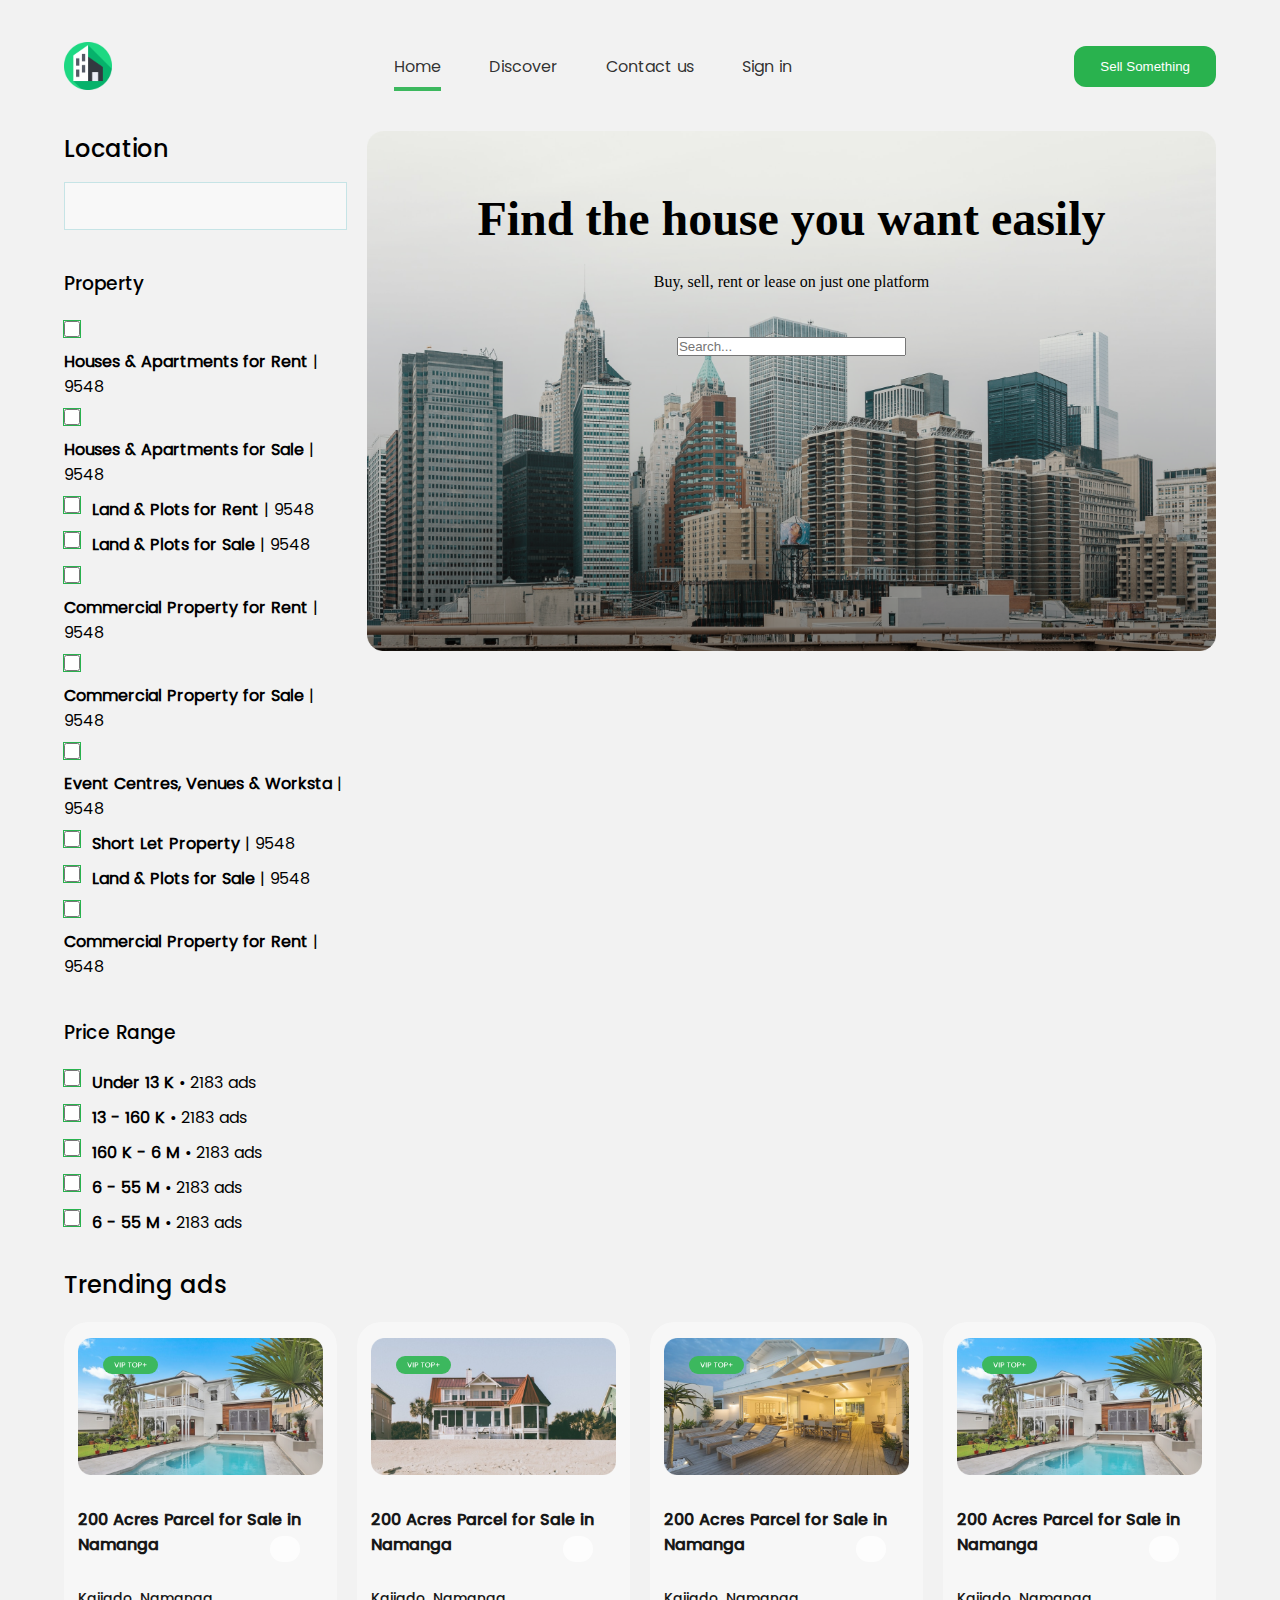
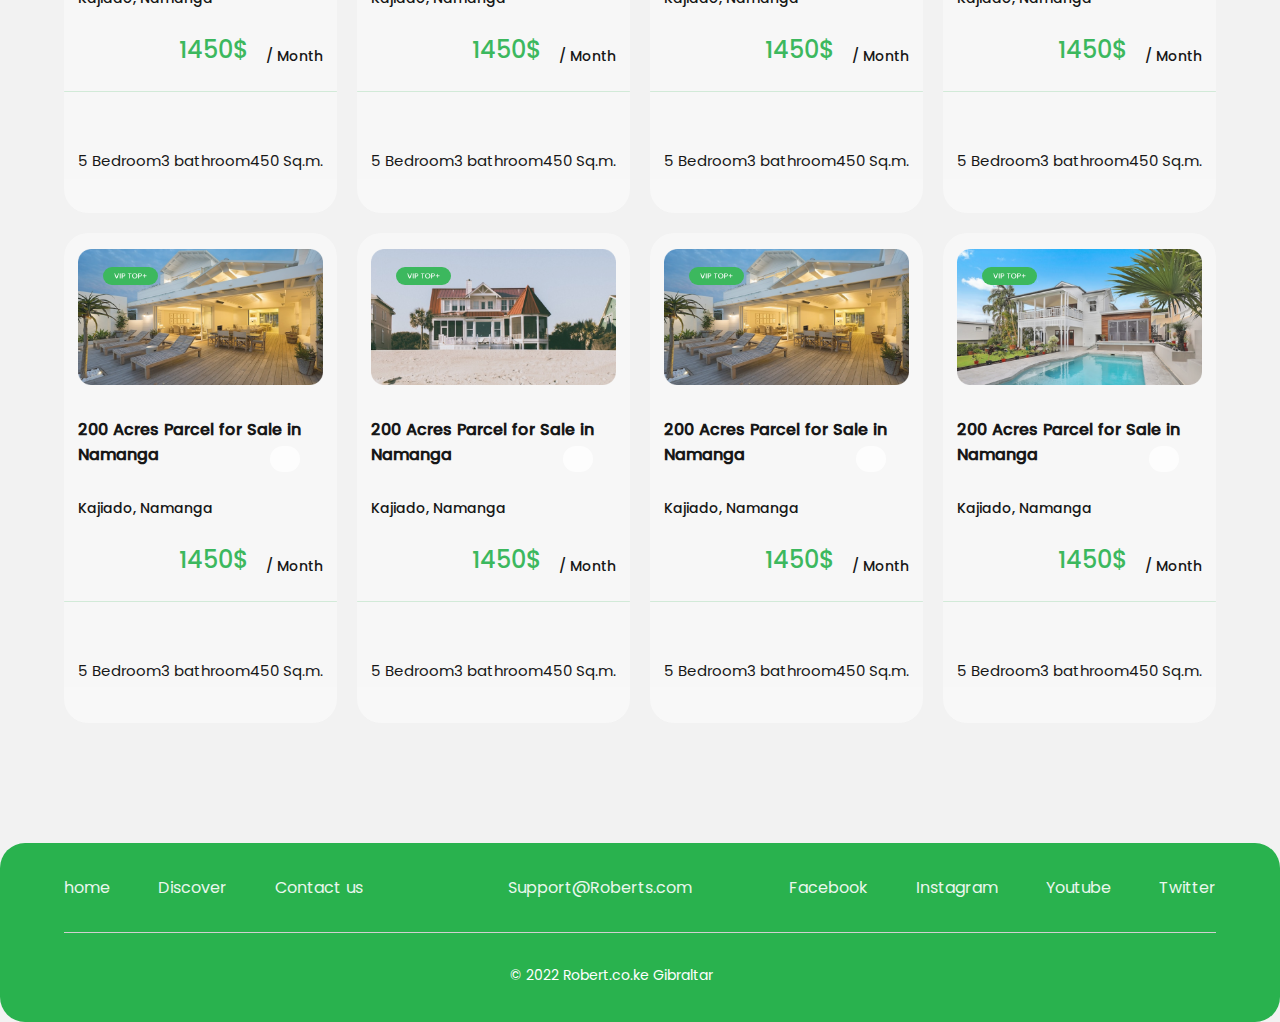
<file: index.html>
<!DOCTYPE html>
<html lang="en">
<head>
    <meta charset="UTF-8">
    <meta http-equiv="X-UA-Compatible" content="IE=edge">
    <meta name="viewport" content="width=device-width, initial-scale=1.0">
    <meta name="description" content="buy and sell homes" />
	<meta name="author" content="Otar Maghlakelidze" />
    <meta property="og:url"content="https://maghlaka.github.io/exam/index.html"/>
		<meta property="og:type" content="website" />
		<meta property="og:title" content="Real Estate"/>
		<meta property="og:description" content="Real estate buy and sell" />
		<meta property="og:image"content="https://github.com/Maghlaka/exam/blob/main/assets/images/main.png"/>
        <meta name="twitter:card" content="website" />
		<meta name="twitter:title" content="Real Estate" />
		<meta name="twitter:description" content="Real estate buy and sell"/>
		<meta name="twitter:image" content="https://github.com/Maghlaka/exam/blob/main/assets/images/main.png" />
        <link rel="shortcut icon" href="assets/images/logo (2).svg" type="image/svg" />
    <link rel="stylesheet" href="assets/css/style.css">
    <link rel="stylesheet" href="assets/fonts/font.css">
    <title>Real Estate</title>
</head>
<body>
    <header>
        <div class="container">
            <nav>
                <img src="assets/images/logo (2).svg" alt="site logo apartament">
                <ul class="header-ul">
                    <li><a href="main.html" id="home">Home</a></li>
                    <li><a href="main.html">Discover</a></li>
                    <li><a href="main.html">Contact us</a></li>
                    <li><a href="main.html">Sign in</a></li>
                </ul>
                <button id="sell">Sell Something</button>
                <img src="assets/images/search.png" alt="search button" id="search">
            </nav>
        </div>
    </header>
    <div class="main">
        <div class="location">
            <div>
                <h2>Location</h2>
            <form action="list" class="list">
                <div class="cityes">
                    <input list="cityes" name="city" id="city" />
                    <datalist id="cityes">
                        <option value=" All Kenia">
                        <option value="Kenia">Kenia</option>
                        <option value="All Kenia">All Kenia</option>
                    </datalist>
                </div>
                
            <div class="property">
                <div class="title">
                    <h3>Property</h3>
                </div>
                <div class="check">
                    <input type="checkbox">
                    <label for="click">Houses & Apartments for Rent <span>| 9548</span></label>
                </div>
                <div class="check">
                    <input type="checkbox">
                    <label for="click">Houses & Apartments for Sale <span>| 9548</span></label>
                </div>
                <div class="check">
                    <input type="checkbox">
                    <label for="click">Land & Plots for Rent <span>| 9548</span></label>
                </div>
                <div class="check">
                    <input type="checkbox">
                    <label for="click">Land & Plots for Sale <span>| 9548</span></label>
                </div>
                <div class="check">
                    <input type="checkbox">
                    <label for="click">Commercial Property for Rent <span>| 9548</span></label>
                </div>
                <div class="check">
                    <input type="checkbox">
                    <label for="click">Commercial Property for Sale <span>| 9548</span></label>
                </div>
                <div class="check">
                    <input type="checkbox">
                    <label for="click">Event Centres, Venues & Worksta <span>| 9548</span></label>
                </div>
                <div class="check">
                    <input type="checkbox">
                    <label for="click">Short Let Property <span>| 9548</span></label>
                </div>
                <div class="check">
                    <input type="checkbox">
                    <label for="click">Land & Plots for Sale <span>| 9548</span></label>
                </div>
                <div class="check">
                    <input type="checkbox">
                    <label for="click">Commercial Property for Rent <span>| 9548</span></label>
                </div>
            </div>
            
            <div class="price-range">
                <div class="title">
                    <h3>Price Range</h3>
                </div>
                <div class="check">
                    <input type="checkbox">
                    <label for="click">Under 13 K <span>• 2183 ads</span></label>
                </div>
                <div class="check">
                    <input type="checkbox">
                    <label for="click">13 - 160 K <span>• 2183 ads</span></label>
                </div>
                <div class="check">
                    <input type="checkbox">
                    <label for="click">160 K - 6 M <span>• 2183 ads</span></label>
                </div>
                <div class="check">
                    <input type="checkbox">
                    <label for="click">6 - 55 M <span>• 2183 ads</span></label>
                </div>
                <div class="check">
                    <input type="checkbox">
                    <label for="click">6 - 55 M <span>• 2183 ads</span></label>
                </div>
            </div>
        </div>
            </form>
            </div>
            
        <div class="mainimg">
            <img src="assets/images/main.png" alt="city view">
            <div>Find the house you want easily</div>
            <div>Buy, sell, rent or lease on just one platform</div>
            <div>
              <input type="text" placeholder="Search...">
        </div>
        
    </div>
    </div>
    <h2 id="trending-ads">Trending ads</h2>
    
    <div class="cards">
        
        <a href="main.html" target="_blank">
            <div class="img">
                <img src="assets/images/pool.png" alt="house with pool" class="image">
                <h3>200 Acres Parcel for Sale in Namanga</h3>
                <h4>Kajiado, Namanga</h4>
                <img src="assets/images/vip.png" alt="vip buttont" class="vip">
                <h2><span>1450$</span> <span> / Month</span></h2>
                <div class="hr1"></div>
                <img src="assets/images/note.png" alt="" class="note" >
                <img src="assets/images/note1.png" alt="" class="note1" >
                <div class="description">
                    <p>5 Bedroom</p>
                    <p>3 bathroom</p>
                    <p>450 Sq.m.</p>
                </div>
            </div>
        </a>
        <a href="main.html" target="_blank">
            <div class="img">
                <img src="assets/images/beach.png" alt="" class="image">
                <img src="assets/images/note.png" alt="" class="note" >
                <h3>200 Acres Parcel for Sale in Namanga</h3>
                <h4>Kajiado, Namanga</h4>
                <img src="assets/images/vip.png" alt="vip buttont" class="vip">
                <img src="assets/images/note1.png" alt="" class="note1" >
                <h2><span>1450$</span> <span> / Month</span></h2>
                <div class="hr1"></div>
                
                
                <div class="description">
                    <p>5 Bedroom</p>
                    <p>3 bathroom</p>
                    <p>450 Sq.m.</p>
                </div>
            </div>
        </a>
        <a href="main.html" target="_blank">
            <div class="img">
                <img src="assets/images/whitehouse.png" alt="" class="image">
                <img src="assets/images/note.png" alt="" class="note" >
                <h3>200 Acres Parcel for Sale in Namanga</h3>
                <h4>Kajiado, Namanga</h4>
                <img src="assets/images/vip.png" alt="vip buttont" class="vip">
                <img src="assets/images/note1.png" alt="" class="note1" >
                <h2><span>1450$</span> <span> / Month</span></h2>
                <div class="hr1"></div>
                
                
                <div class="description">
                    <p>5 Bedroom</p>
                    <p>3 bathroom</p>
                    <p>450 Sq.m.</p>
                </div>
            </div>
        </a>
        <a href="main.html" target="_blank"><div class="img">
            <img src="assets/images/pool.png" alt="house with pool" class="image">
            <img src="assets/images/note.png" alt="" class="note" >
            <img src="assets/images/note1.png" alt="" class="note1" >
            <h3>200 Acres Parcel for Sale in Namanga</h3>
            <h4>Kajiado, Namanga</h4>
            <img src="assets/images/vip.png" alt="vip buttont" class="vip">
            <h2><span>1450$</span> <span> / Month</span></h2>
            <div class="hr1"></div>            
            <div class="description">
                <p>5 Bedroom</p>
                <p>3 bathroom</p>
                <p>450 Sq.m.</p>
            </div>
        </div>
    </a>
        <a href="main.html" target="_blank">
            <div class="img">
                <img src="assets/images/whitehouse.png" alt="" class="image">
                <img src="assets/images/note.png" alt="" class="note" >
                <img src="assets/images/note1.png" alt="" class="note1" >
                <h3>200 Acres Parcel for Sale in Namanga</h3>
                <h4>Kajiado, Namanga</h4>
                <img src="assets/images/vip.png" alt="vip buttont" class="vip">
                <h2><span>1450$</span> <span> / Month</span></h2>
                <div class="hr1"></div>
                <div class="description">
                    <p>5 Bedroom</p>
                    <p>3 bathroom</p>
                    <p>450 Sq.m.</p>
                </div>
            </div>
        </a>
        <a href="main.html" target="_blank"><div class="img">
            <img src="assets/images/beach.png" alt="" class="image">
            <img src="assets/images/note.png" alt="" class="note" >
            <img src="assets/images/note1.png" alt="" class="note1" >
            <h3>200 Acres Parcel for Sale in Namanga</h3>
            <h4>Kajiado, Namanga</h4>
            <img src="assets/images/vip.png" alt="vip buttont" class="vip">
            <h2><span>1450$</span> <span> / Month</span></h2>
            <div class="hr1"></div>
            <div class="description">
                <p>5 Bedroom</p>
                <p>3 bathroom</p>
                <p>450 Sq.m.</p>
            </div>
        </div>
    </a>
       <a href="main.html" target="_blank">
        <div class="img">
            <img src="assets/images/whitehouse.png" alt="" class="image">
            <img src="assets/images/note.png" alt="" class="note" >
            <img src="assets/images/note1.png" alt="" class="note1" >
            <h3>200 Acres Parcel for Sale in Namanga</h3>
            <h4>Kajiado, Namanga</h4>
            <img src="assets/images/vip.png" alt="vip buttont" class="vip">
            <h2><span>1450$</span> <span> / Month</span></h2>
            <div class="hr1"></div>
            
            <div class="description">
                <p>5 Bedroom</p>
                <p>3 bathroom</p>
                <p>450 Sq.m.</p>
            </div>
        </div>
       </a>
        <a href="main.html" target="_blank">
            <div class="img">
                <img src="assets/images/pool.png" alt="house with pool" class="image">
                <img src="assets/images/note.png" alt="" class="note" >
                <img src="assets/images/note1.png" alt="" class="note1" >
                <h3>200 Acres Parcel for Sale in Namanga</h3>
                <h4>Kajiado, Namanga</h4>
                <img src="assets/images/vip.png" alt="vip buttont" class="vip">
                <h2><span>1450$</span> <span> / Month</span></h2>
                <div class="hr1"></div>
                <div class="description">
                    <p>5 Bedroom</p>
                    <p>3 bathroom</p>
                    <p>450 Sq.m.</p>
                </div>
            </div>
        </a>
        
    </div>
    <footer>
       <div class="footer">
        <div> <a href="#">home</a>
            <a href="#">Discover</a>
            <a href="tel:+995111222333">Contact us</a>
         <a href="Sign in"></a>
        </div>
        <div>
            <a href="mailto:Support@Roberts.com" class="mail">Support@Roberts.com</a>
        </div>
        <div>
            <a href="https://www.facebook.com/" target="_blank">Facebook</a>
            <a href="https://www.instagram.com/" target="_blank">Instagram</a>
            <a href="https://www.youtube.com/" target="_blank">Youtube</a>
            <a href="https://twitter.com/" target="_blank">Twitter</a>
        </div>
        <div class="hr2" id="hr2"></div>
        <div class="author" id="author"><p>© 2022 Robert.co.ke Gibraltar</p></div>
       </div>
       <div class="mobile">
        <div>
            <img src="assets/images/home.png" alt="home button">
            <p>home</p>
        </div>
        <div>
            <img src="assets/images/3dcube.png" alt="Discover">
            <p>Discover</p>
        </div>
        <div>
            <img src="assets/images/plus.png" alt="Sell" id="sell">
            <p>Sell</p>
        </div>
        <div>
            <img src="assets/images/message-text.png" alt="message button">
            <p>Message</p>
        </div>
        <div>
            <img src="assets/images/user.png" alt="">
            <p>Profile</p>
        </div>
    </div>
    </footer>
</body>
</html>
</file>
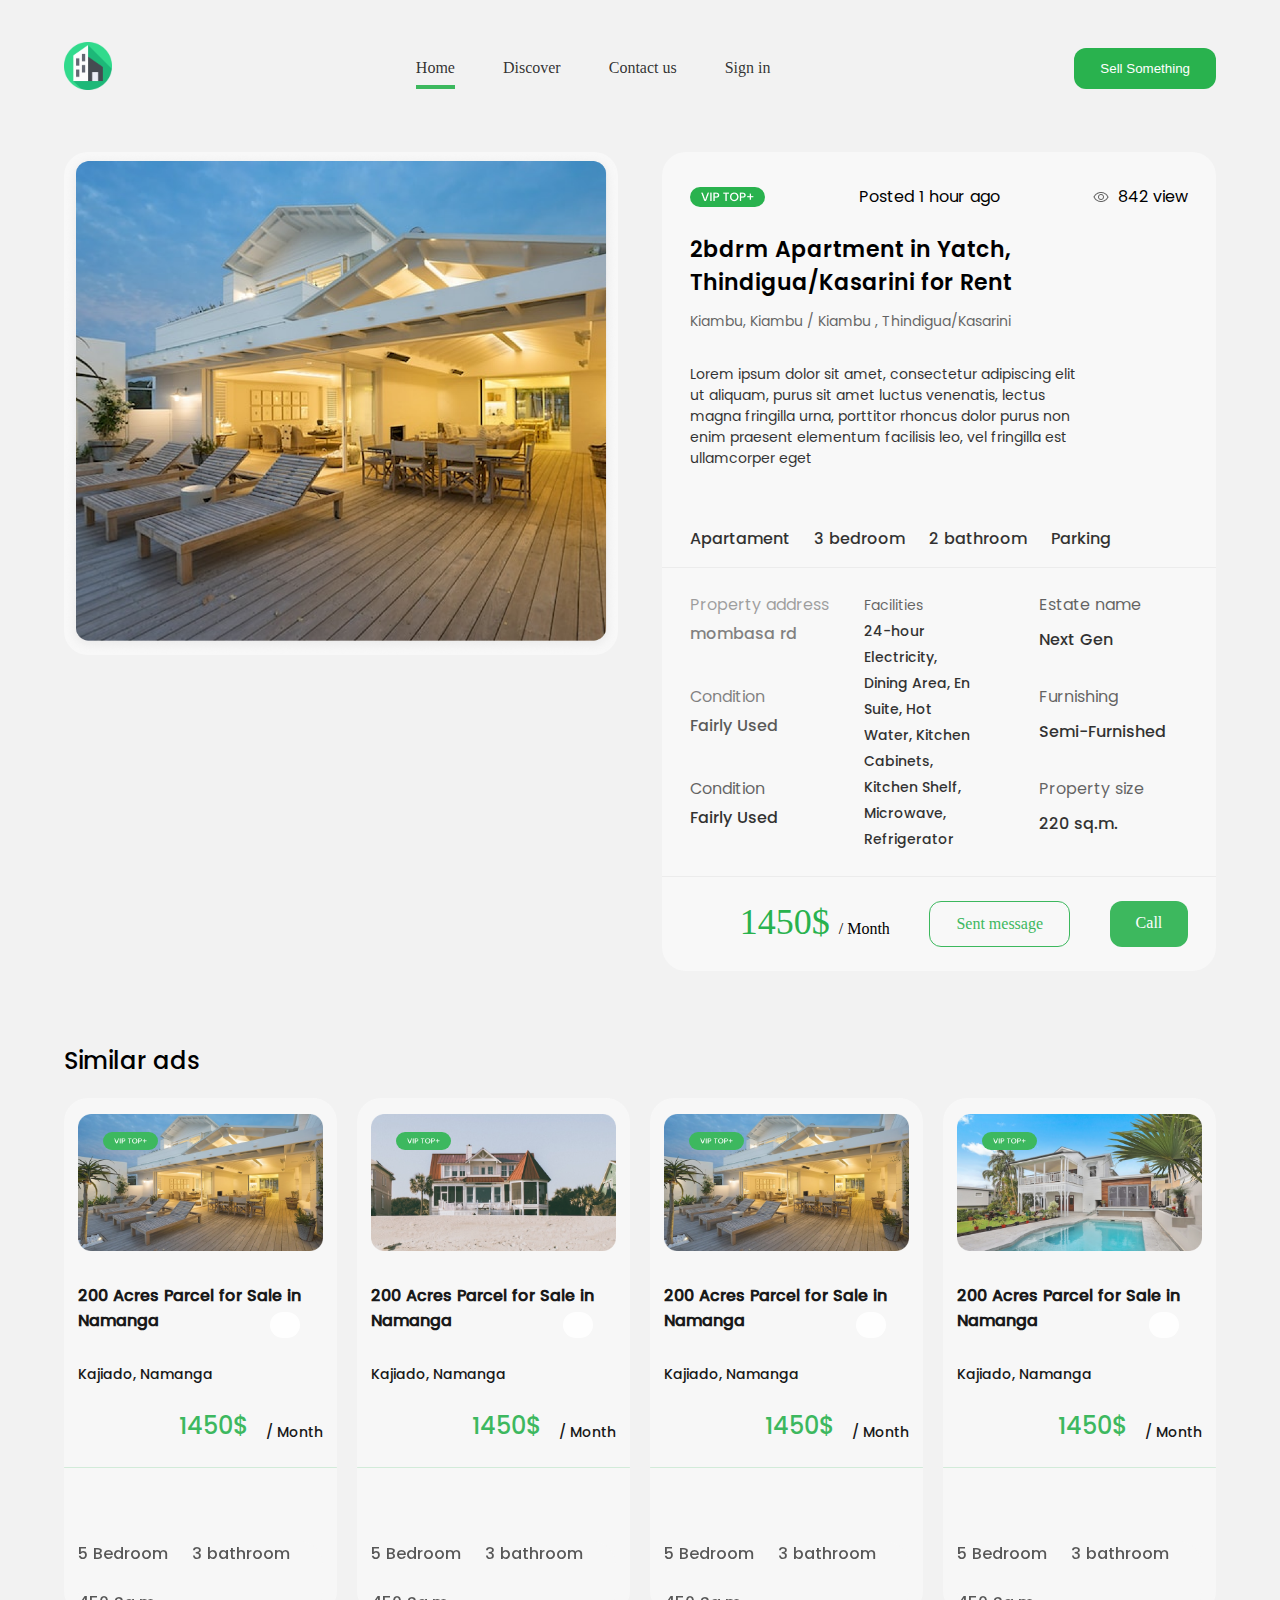
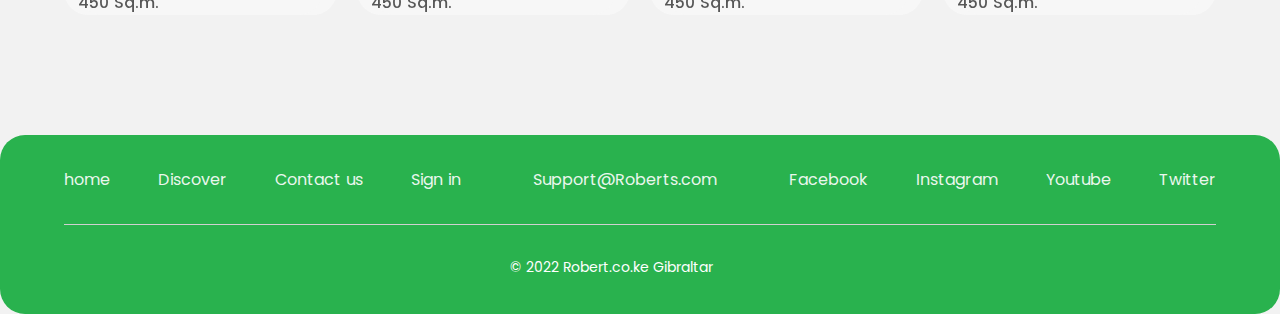
<file: main.html>
<!DOCTYPE html>
<html lang="en">
<head>
    <meta charset="UTF-8">
    <meta http-equiv="X-UA-Compatible" content="IE=edge">
    <meta name="viewport" content="width=device-width, initial-scale=1.0">
    <meta property="og:type" content="website" />
		<meta property="og:title" content="Real Estate"/>
		<meta property="og:description" content="Real estate buy and sell" />
		<meta property="og:image"content="https://github.com/Maghlaka/exam/blob/main/assets/images/main.png"/>
        <meta name="twitter:card" content="website" />
		<meta name="twitter:title" content="Real Estate" />
		<meta name="twitter:description" content="Real estate buy and sell"/>
		<meta name="twitter:image" content="https://github.com/Maghlaka/exam/blob/main/assets/images/main.png" />
        <link rel="shortcut icon" href="assets/images/logo (2).svg" type="image/svg" />
    <link rel="stylesheet" href="assets/css/main.css">
    <link rel="stylesheet" href="assets/fonts/font.css">
    <title>Document</title>
</head>
<body>
    <header>
        <div class="container">
            <nav>
                <a href="index.html">
                    <img src="assets/images/logo (2).svg" alt="site logo apartament">
                </a>
                <ul class="header-ul">
                    <li><a href="main.html" id="home">Home</a></li>
                    <li><a href="main.html">Discover</a></li>
                    <li><a href="main.html">Contact us</a></li>
                    <li><a href="main.html">Sign in</a></li>
                </ul>
                <button id="sell">Sell Something</button>
                <img src="assets/images/search.png" alt="search button" id="search">
            </nav>
        </div>
        
    </header>
    <div class="main">
        <div class="img">
            <img src="assets/images/whitehouse1.png" alt="" class="photo">
        </div>
        <div class="details">
            <div class="title">
                <img src="assets/images/vip.png" alt="" class="vip">
                <p>Posted 1 hour ago</p>
                <div>
                    <img src="assets/images/eye.png" alt="">
                    842 view
                </div>
            </div>
            <div class="info">
                <p>2bdrm Apartment in Yatch, Thindigua/Kasarini for Rent</p>
            <p>Kiambu, Kiambu / Kiambu , Thindigua/Kasarini</p>
            <p>Lorem ipsum dolor sit amet, consectetur adipiscing elit ut aliquam, purus sit amet luctus venenatis, lectus magna fringilla urna, porttitor rhoncus dolor purus non enim praesent elementum facilisis leo, vel fringilla est ullamcorper eget</p>
            
            </div>
            <div class="description">
                <p>Apartament</p>
                <p>3 bedroom</p>
                <p>2 bathroom</p>
                <p>Parking</p>
            </div>
            <div class="line"></div>
            <div class="descr">
                <div class="address">
                    <div>
                        <p>Property address</p>
                        <p>mombasa rd</p>
                    </div>
                    <div>
                        <p>Condition</p>
                        <p>Fairly Used</p>
                    </div>
                    <div>
                        <p>Condition</p>
                        <p>Fairly Used</p>
                    </div>
                </div>
                <div class="facilities">
                    <p>Facilities</p>
                    <p>24-hour Electricity,
                        Dining Area,
                        En Suite,
                        Hot Water,
                        Kitchen Cabinets,
                        Kitchen Shelf,
                        Microwave,
                        Refrigerator</p>
                </div>
                
                <div class="Estate-name">
                    <div>
                        <p>Estate name</p>
                        <p>Next Gen</p>
                    </div>
                    <div>
                        <p>Furnishing</p>
                        <p>Semi-Furnished</p>
                    </div>
                     <div>
                        <p>Property size</p>
                        <p>220 sq.m.</p>
                    </div>
                </div>
                
            </div>
            <div class="line"></div>
            <div class="call">
                <p>1450$ <span id="month">/ Month</span></p>
                <a href="mailto:Support@Roberts.com">Sent message</a>
                <a href="tel:+995111222333">Call</a>
            </div>
        </div>
    </div>
    <h2 id="similar-ads">Similar ads</h2>
    <div class="cards">
        <a href="main.html" target="_blank">
            <div class="img">
                <img src="assets/images/whitehouse.png" alt="" class="image">
                <img src="assets/images/note.png" alt="" class="note" >
                <img src="assets/images/note1.png" alt="" class="note1" >
                <h3>200 Acres Parcel for Sale in Namanga</h3>
                <h4>Kajiado, Namanga</h4>
                <img src="assets/images/vip.png" alt="vip buttont" class="vip">
                <h2><span>1450$</span> <span> / Month</span></h2>
                <div class="hr1"></div>
                <div class="description">
                    <p>5 Bedroom</p>
                    <p>3 bathroom</p>
                    <p>450 Sq.m.</p>
                </div>
            </div>
        </a>
        <a href="main.html" target="_blank"><div class="img">
            <img src="assets/images/beach.png" alt="" class="image">
            <img src="assets/images/note.png" alt="" class="note" >
            <img src="assets/images/note1.png" alt="" class="note1" >
            <h3>200 Acres Parcel for Sale in Namanga</h3>
            <h4>Kajiado, Namanga</h4>
            <img src="assets/images/vip.png" alt="vip buttont" class="vip">
            <h2><span>1450$</span> <span> / Month</span></h2>
            <div class="hr1"></div>
            <div class="description">
                <p>5 Bedroom</p>
                <p>3 bathroom</p>
                <p>450 Sq.m.</p>
            </div>
        </div>
    </a>
       <a href="main.html" target="_blank">
        <div class="img">
            <img src="assets/images/whitehouse.png" alt="" class="image">
            <img src="assets/images/note.png" alt="" class="note" >
            <img src="assets/images/note1.png" alt="" class="note1" >
            <h3>200 Acres Parcel for Sale in Namanga</h3>
            <h4>Kajiado, Namanga</h4>
            <img src="assets/images/vip.png" alt="vip buttont" class="vip">
            <h2><span>1450$</span> <span> / Month</span></h2>
            <div class="hr1"></div>
            
            <div class="description">
                <p>5 Bedroom</p>
                <p>3 bathroom</p>
                <p>450 Sq.m.</p>
            </div>
        </div>
       </a>
        <a href="main.html" target="_blank">
            <div class="img">
                <img src="assets/images/pool.png" alt="house with pool" class="image">
                <img src="assets/images/note.png" alt="" class="note" >
                <img src="assets/images/note1.png" alt="" class="note1" >
                <h3>200 Acres Parcel for Sale in Namanga</h3>
                <h4>Kajiado, Namanga</h4>
                <img src="assets/images/vip.png" alt="vip buttont" class="vip">
                <h2><span>1450$</span> <span> / Month</span></h2>
                <div class="hr1"></div>
                <div class="description">
                    <p>5 Bedroom</p>
                    <p>3 bathroom</p>
                    <p>450 Sq.m.</p>
                </div>
            </div>
        </a>
    </div>
    <footer>
        <div class="footer">
         <div> <a href="#">home</a>
             <a href="#">Discover</a>
             <a href="tel:+995111222333">Contact us</a>
          <a href="Sign in">Sign in</a>
         </div>
         <div>
             <a href="mailto:Support@Roberts.com" class="mail">Support@Roberts.com</a>
         </div>
         <div>
             <a href="https://www.facebook.com/" target="_blank">Facebook</a>
             <a href="https://www.instagram.com/" target="_blank">Instagram</a>
             <a href="https://www.youtube.com/" target="_blank">Youtube</a>
             <a href="https://twitter.com/" target="_blank">Twitter</a>
         </div>
         <div class="hr2" id="hr2"></div>
         <div class="author" id="author"><p>© 2022 Robert.co.ke Gibraltar</p></div>
        </div>
        <div class="mobile">
            <div>
                <img src="assets/images/home.png" alt="home button">
                <p>home</p>
            </div>
            <div>
                <img src="assets/images/3dcube.png" alt="Discover">
                <p>Discover</p>
            </div>
            <div>
                <img src="assets/images/plus.png" alt="Sell" id="sell">
                <p>Sell</p>
            </div>
            <div>
                <img src="assets/images/message-text.png" alt="message button">
                <p>Message</p>
            </div>
            <div>
                <img src="assets/images/user.png" alt="">
                <p>Profile</p>
            </div>
        </div>
     </footer>
</body>
</html>
</file>
<file: assets/css/style.css>
*{
    margin: 0;
    padding: 0;
    box-sizing: border-box;
}
@font-face {
    font-family: 'Poppins-Regular';
    src: url(../fonts/Poppins-Regular.ttf);
}
@font-face {
    font-family: 'Poppins-SemiBold';
    src: url(../fonts/Poppins-SemiBold.ttf);
}
@font-face {
    font-family: 'Poppins-medium';
    src: url(../fonts/Poppins-Medium.ttf);
}
header{
    font-family: Poppins-Regular;
    font-weight: 400;
}
body{
    max-width: 1920px;
    width: 100%;
    padding-top: 42px;
    margin: auto;
    background-color: #F2F2F2;
}
.header-ul{
    list-style-type: none;
    display: flex;
    gap: 48px;
}
a{
    text-decoration: none;
    color: #000000E5;
    opacity: 90%;
}
a h3{
    font-family: 'poppins-Medium';
    font-weight: 500;
}
a h4{
    font-family: 'poppins-Medium' ;
    font-weight: 400;
}
 li:hover{
    background-color: #29B24E;
}
#home{ 
    padding-bottom: 9px;
    border-bottom: 4px solid #29B24E;

}
#search{
    display: none;
}
nav{
    display: flex;
    align-items: center;
    justify-content: space-between;
    width: 90%;
    margin: auto;
    flex-wrap: wrap;
}
nav button{
    background-color: #29B24E;
    padding: 13px 26px;
    border-radius: 12px;
    border: none;
    color: #FFFFFF;
}
.main{
    width: 90%;
    margin: auto;
    margin-top: 41px;
    display: grid;
    gap: 20px;
    grid-template-columns: 1fr 3fr;
}
.mainimg img{
    width: 100%;
    object-fit: cover;
}
.mainimg{
    position: relative;
}
#trending-ads{
    display: flex;
    width: 90%;
    margin: auto;
    margin-top: 32px;
    fon
}
.mainimg :nth-child(2){
    display: flex;
    flex-wrap: wrap;
    justify-content: center;
    position: absolute;
    font-size: 48px;
    font-weight: 600;
    top: 60px;
    width: 100%;
    
}
.mainimg :nth-child(3){
    position: absolute;
    top: 142px;
    width: 100%;
    display: flex;
    flex-wrap: wrap;
    justify-content: center;
    font-size: 16px;
    
}
.mainimg input{
    width: 27%;
    display: block;
    margin: auto;
}
.mainimg :nth-child(4){
    position: absolute;
    display: flex;
    flex-wrap: wrap;
    justify-content: center;
    top: 206px;
    width: 100%;
    float: right;
}
h2 , h3{
    font-weight: 500;
    font-family: 'poppins-Medium';
}
.list label{
    font-family: 'poppins-regular';
    font-weight: 600;
}
label span{
    font-weight: 400;
    
}

.location{
    display: flex;
    flex-wrap: wrap;
}
.property{
    width: 100%;
    row-gap: 10px;
    display: grid;
    margin: auto;
    margin-top: 39px;
}
.check{
    display: flex;
    justify-content: flex-start;
    flex-wrap: wrap;
}
.title{
    margin-bottom: 13px;
}
input[type="checkbox"]{
    
    width: 16px;
    height: 16px;
    accent-color: #29B24E;
  
    cursor: pointer;
    outline: 1px solid #29B24E;
    
}
.cityes input{
    width: 100%;
    margin: 16px auto;
    display: flex;
    flex-wrap: wrap;
    background: #F8F8F8;
    border: 1px solid rgba(13, 156, 164, 0.21);
    height: 48px;
    align-items: ;
    
    
}
.price-range{
    width: 100%;
    display: grid;
    margin: auto;
    margin-top: 39px;
    row-gap: 10px;
}
.check{
    display: flex;
    gap: 12px;
}
.cards{
    width: 90%;
    padding-top: 20px; 
    display: grid;
    grid-template-columns: 1fr 1fr 1fr 1fr;
    gap: 20px;
    grid-auto-rows: auto;
    margin: auto;
}
.cards div{
    display: flex;
    flex-wrap: wrap;
    position: relative;
    background-color: #F8F8F8;
    border-radius: 24px;
}
.img .image{
    margin: 16px auto;
    width: 90%;
    display: flex;
    justify-content: space-between;
}
.img{
    position: relative;
}
.hr1{
    display: flex;
    flex-wrap: wrap;
    width: 100%;
    margin: 16px auto;
    border-bottom: 1px solid #CFEAD6;
}
.hr2{
    display: flex;
    flex-wrap: wrap;
    width: 100%;
    margin: 32px auto;
    border-bottom: 1px solid #D0D0D0;
}
.img .vip{
    position: absolute;
    top: 34px;
    left: 39px;
    width: 20%;
    padding: 6px 11px 6px 11px;
    background-color: #29B24E;
    border-radius: 15px;
}
.img h3{
    width: 90%;
    margin:16px auto;
    font-size: 16px;
    color: #000000;
    font-weight: bold;
}
.img h2{
    
    width: 90%;
    margin:8px auto;
    display: flex;
    align-items: end;
    justify-content:flex-end;
    flex-wrap: wrap;
    gap: 18px;
    
}
h2 :nth-child(1){
    color: #29B24E;
    font-size: 24px;
    font-weight: 400;
}
h2 :nth-child(2){
    color: #000000;
    font-size: 14px;
    font-weight: 500;
}
.img h4{
    width: 90%;
    margin: 15px auto;
    font-size: 14px;
    font-weight: 400;
    color: #000000;
}
.note1{
    position: absolute;
    top: 211.25px;
    right: 34.94px;
    width: 10%;
   
    padding: 13px 15px;
    border-radius: 50px;
}
.note{
    position: absolute;
    top: 213.5px;
    right: 37.19px;
    width: 10%;
    background-color: #FFFFFF;
    padding: 13px 15px;
    border-radius: 50px;
}
.description{
    width: 90%;
    margin:41px auto;
    display: flex;
    justify-content: space-between;
    font-size: 15px;

}
.description p{
    font-family: 'poppins-regular';
    font-weight: 400;
    color: #000000;
}
footer{
    font-family: 'poppins-Regular';
    width: 100%;
    margin:  auto;
    margin-top: 120px;
    height: 179px;
    background-color: #29B24E;
    border-radius: 25px;
}
.footer{
    display: flex;
    flex-wrap: wrap;
    width: 90%;
    margin: auto;
    justify-content:space-between;
    padding-top: 32px;
}
.footer a{
    color: #FFFFFF;
}
.footer div{
    display: flex;
    gap: 48px;
    flex-wrap: wrap;
}
.author{
    width: 95%;
    justify-content: center;
    display: flex;
    flex-wrap:wrap ;
    
    
}
.author p{
    display: flex;
    flex-wrap: wrap;
    margin: auto;
    color: #FFFFFF;
    font-size: 14px;
    font-weight: 400;
}
.mobile{
    display: none;
}


/* 1024px resolurion */
@media (width <= 1024px)  {
.main{
    grid-template-columns: 1fr;
}
.location{
    display: grid;
    grid-template-columns: 1fr;
    row-gap: 10px;
    
}
.property{
    margin:10px auto;
}
.price-range{
    margin:10px auto;
}
.cards{
    grid-template-columns: 1fr 1fr;
}
.footer div{
    display: grid;
    grid-template-columns: 1fr;
    gap: 10px;
    
}
.footer :nth-child(4){
    display: none;
   
}
.footer :nth-child(5){
    display: none;
}
.mobile{
    display: flex;
    justify-content: space-between;
    text-align:  center;
    width: 100%;
    margin: 84px auto;
    background-color: #FFFFFF;
    border-radius: 15px;
    vertical-align: middle;
    padding-top: 14px;
}
#sell{
    padding: 12px;
    background-color: #29B24E;
    border-radius: 12px;
    vertical-align: top;
    color: #FFFFFF;
}
}


/* 768px&less resolurion */
@media (width <= 768px){

.header-ul{
    display: none;
}
#sell{
    display: none;
}
#search{
    display: block;
    padding: 14.5px;
    background-color: #F8F8F8;
    border-radius: 50px;
}
.main{
    display: flex;
    flex-direction: column-reverse;
}
.property , .price-range{
    width: 95%;
    margin: auto;
    margin-top: 40px;
}
.cards{
    grid-template-columns: 1fr;
    width: 95%;
    margin: auto;
}
#hr2{
    display: block;
   margin: 40px auto;
}
footer{
    height: 326px;
    background-color: #29B24E;
}
#author{
    display: flex;
    margin: 40px auto;
}
.mail{
    display: none;
}
.mainimg :nth-child(2){
    font-size: 24px;
    top: 32px;
    width: 100%;
    text-align: center;
}
.mainimg :nth-child(3){
    font-size: 14px;
    width: 100%;
    text-align: center;
    top: 112px;
}
.mainimg :nth-child(4){
    display: none;
}

}
</file>
<file: assets/fonts/font.css>
@font-face {
    font-family: 'Poppins-Regular';
    src: url('Poppins-Regular.woff2') format('woff2'),
        url('Poppins-Regular.woff') format('woff'),
        url('Poppins-Regular.ttf') format('truetype');
    font-weight: normal;
    font-style: normal;
    font-display: swap;
}

@font-face {
    font-family: 'Poppins-SemiBold';
    src: url('Poppins-SemiBold.woff2') format('woff2'),
        url('Poppins-SemiBold.woff') format('woff'),
        url('Poppins-SemiBold.ttf') format('truetype');
    font-weight: 600;
    font-style: normal;
    font-display: swap;
}

@font-face {
    font-family: 'Poppins-medium';
    src: url('Poppins-Medium.woff2') format('woff2'),
        url('Poppins-Medium.woff') format('woff'),
        url('Poppins-Medium.ttf') format('truetype');
    font-weight: 500;
    font-style: normal;
    font-display: swap;
}
</file>
<file: assets/css/main.css>
*{
    margin: 0;
    padding: 0;
    box-sizing: border-box;
}
@font-face {
    font-family: 'Poppins-Regular';
    src: url(../fonts/Poppins-Regular.ttf);
}
@font-face {
    font-family: 'Poppins-SemiBold';
    src: url(../fonts/Poppins-SemiBold.ttf);
}
@font-face {
    font-family: 'Poppins-medium';
    src: url(../fonts/Poppins-Medium.ttf);
}
body{
    max-width: 1920px;
    width: 100%;
    padding-top: 42px;
    margin: auto;
    background-color: #F2F2F2;
}
.header-ul{
    list-style-type: none;
    display: flex;
    gap: 48px;
}
a{
    text-decoration: none;
    color: #000000E5;
    opacity: 90%;
}
#home{ 
    padding-bottom: 9px;
    border-bottom: 4px solid #29B24E;

}
#search{
    display: none;
}
nav{
    display: flex;
    align-items: center;
    justify-content: space-between;
    width: 90%;
    margin: auto;
    flex-wrap: wrap;
}
nav button{
    background-color: #29B24E;
    padding: 13px 26px;
    border-radius: 12px;
    border: none;
    color: #FFFFFF;
}
.main{
   display: grid;
   grid-template-columns: 1fr 1fr;
    width: 90%;
    margin: 58px auto;
    column-gap: 44px;
    
}

.img .photo{
    width: 100%;
    background-color: #F8F8F8;
    border-radius: 24px;
}
.details{
    background-color: #F8F8F8;
    border-radius: 24px;
}
.title{
    font-family: 'poppins-regular';
    display: flex;
    justify-content: space-between;
    align-items: center;
    width: 90%;
    margin: auto;
    margin-top: 32px;
   
}
.title .vip{
    padding: 5px 11px 5px 11px;
    background-color: #29B24E;
    border-radius: 15px;
}
.title :nth-child(3){
    align-items: center;
    display: flex;
    gap: 9px;
}
.info{
    width: 90%;
    margin: auto;
}
.info :nth-child(1){
    font-family: 'poppins-SemiBold';
    font-size: 22px;
    margin-top: 24px;
    font-weight: 600;
}
.info :nth-child(2){
    font-family: 'Poppins-Regular';
    opacity: 0.6;
    font-size: 14px;
    font-weight: 400;
    margin-top: 12px;
}
.info :nth-child(3){
    font-family: 'poppins-Regular';
    opacity: 0.8;
    width: 80%;
    font-size: 14px;
    margin-top: 32px;
}
.description{
    font-family: 'poppins-Medium';
    opacity: 0.8;
    width: 90%;
    margin: auto;
    margin-top: 57px;
    display: flex;
    gap: 24px;
}
.line{
    width: 100%;
    border-top: 1px solid #ECECEC;
    margin-top: 16px;
}
.descr{
    width: 90%;
    margin: 24px auto;
    display: grid;
    grid-template-columns: 30% 30% 30%;
    
    justify-content: space-between;
}
.address{
    display: grid;
    grid-template-columns: 1fr;
    gap: 16px;
}
.address div{
    display: flex;
    flex-direction: column;
    gap: 4px;
}
.address :nth-child(1){
    font-family: 'poppins-Regular';
    opacity: 0.6;

}
.address :nth-child(2){
    font-family: 'poppins-Medium';
    opacity: 0.8;
}
.facilities{
    display: grid;
    grid-template-columns: 1fr;
    width: 80%;
    font-size: 14px;
    line-height: 26px;
}
.facilities :nth-child(1){
    font-family: 'poppins-Regular';
    opacity: 0.6;
}
.facilities :nth-child(2){
    font-family: 'poppins-Medium';
    opacity: 0.8;
}
.Estate-name{
    display: grid;
    grid-template-columns: 1fr;
    gap: 16px;
}

.Estate-name div{
    display: flex;
    flex-direction: column;
    gap: 10px;
}
.Estate-name div :nth-child(1){
    font-family: 'Poppins-regular';
    font-weight: 400;
    opacity: 0.6;
}
.Estate-name div :nth-child(2){
    font-family: 'poppins-Medium';
    font-weight: 500;
    opacity: 0.8;
}
.call{
    display: flex;
    width: 90%;
    margin: 24px auto;
    justify-content: space-between;
    
    
}
.call p{
    padding-left: 50px;
    font-size: 36px;
    color: #29B24E;
}
#month{
    font-size: 16px;
    color: black;
}
.call :nth-child(2){
    color: #29B24E;
    padding: 13px 26px 13px 26px;
    border: 1px solid #29B24E;
    border-radius: 12px;
}
.call :nth-child(3){
    color: #FFFFFF;
    padding: 13px 26px 13px 26px;
    background-color: #29B24E;
    border-radius: 12px;
}
.cards{
    width: 90%;
    padding-top: 20px; 
    display: grid;
    grid-template-columns: 1fr 1fr 1fr 1fr;
    gap: 20px;
    grid-auto-rows: auto;
    margin: auto;
}
.cards div{
    display: flex;
    flex-wrap: wrap;
    position: relative;
    background-color: #F8F8F8;
    border-radius: 24px;
}
.img .image{
    margin: 16px auto;
    width: 90%;
    display: flex;
    justify-content: space-between;
}
.img{
    position: relative;
}
.img .vip{
    position: absolute;
    top: 34px;
    left: 39px;
    width: 20%;
    padding: 6px 11px 6px 11px;
    background-color: #29B24E;
    border-radius: 15px;
}
.note1{
    position: absolute;
    top: 211.25px;
    right: 34.94px;
    width: 10%;
   
    padding: 13px 15px;
    border-radius: 50px;
}
.note{
    position: absolute;
    top: 213.5px;
    right: 37.19px;
    width: 10%;
    background-color: #FFFFFF;
    padding: 13px 15px;
    border-radius: 50px;
}
footer{
    font-family: 'poppins-Regular';
    width: 100%;
    margin:  auto;
    margin-top: 120px;
    height: 179px;
    background-color: #29B24E;
    border-radius: 25px;
}
.footer{
    display: flex;
    flex-wrap: wrap;
    width: 90%;
    margin: auto;
    justify-content:space-between;
    padding-top: 32px;
}
.footer a{
    color: #FFFFFF;
}
.footer div{
    display: flex;
    gap: 48px;
    flex-wrap: wrap;
}
.author{
    width: 95%;
    justify-content: center;
    display: flex;
    flex-wrap:wrap ;
    
    
}
.author p{
    display: flex;
    flex-wrap: wrap;
    margin: auto;
    color: #FFFFFF;
    font-size: 14px;
    font-weight: 400;
}
.hr1{
    display: flex;
    flex-wrap: wrap;
    width: 100%;
    margin: 16px auto;
    border-bottom: 1px solid #CFEAD6;
}
.hr2{
    display: flex;
    flex-wrap: wrap;
    width: 100%;
    margin: 32px auto;
    border-bottom: 1px solid #D0D0D0;
}
#similar-ads{
    width: 90%;
    margin: auto;
    margin-top: 72px;
}
.img h3{
    width: 90%;
    margin:16px auto;
    font-size: 16px;
    color: #000000;
    font-weight: bold;
}
.img h2{
    
    width: 90%;
    margin:8px auto;
    display: flex;
    align-items: end;
    justify-content:flex-end;
    flex-wrap: wrap;
    gap: 18px;
    
}
h2 :nth-child(1){
    color: #29B24E;
    font-size: 24px;
    font-weight: 400;
}
h2 :nth-child(2){
    color: #000000;
    font-size: 14px;
    font-weight: 500;
}
.img h4{
    width: 90%;
    margin: 15px auto;
    font-size: 14px;
    font-weight: 400;
    color: #000000;
}
h2 , h3{
    font-weight: 500;
    font-family: 'poppins-Medium';
}a h3{
    font-family: 'poppins-Medium';
    font-weight: 500;
}
a h4{
    font-family: 'poppins-Medium' ;
    font-weight: 400;
}
 li:hover{
    background-color: #29B24E;
}
#home{ 
    padding-bottom: 9px;
    border-bottom: 4px solid #29B24E;

}
#search{
    display: none;
}
.mobile{
    display: none;
}
/* 1024px resolurion */
@media (width <= 1024px){
    .header-ul{
        display: none;
    }
    #sell{
        display: none;
    }
    #search{
        display: block;
        padding: 14.5px;
        background-color: #F8F8F8;
        border-radius: 50px;
    }
    .main{
        display: flex;
        flex-direction: column;
    }
    .title{
        font-size: 12px;
    }
    .info :nth-child(1){
        font-size: 18px;
    }
    .info :nth-last-child(2){
        font-size: 12px;
    }
    .info :nth-last-child(3){
        font-size: 12px;
    }
    .description{
        flex-wrap: wrap;
        font-size: 14px;
    }
    .descr{
        display: flex;
        flex-direction: column;
    }
    .address{
        display: flex;
        flex-direction: column;
    }
    .address div{
        display: flex;
        justify-content: space-between;
        flex-direction: row;
    }
    .facilities{
        margin-top: 12px;
        display: flex;
        justify-content: space-between;
        flex-direction: row;
        width: 100%;
    }
    .facilities p{
        display: flex;
        flex-direction: column;
        width: 36%;
        
    }
    .facilities :nth-child(2){
        text-align: end;
    }
    .Estate-name{
        display: flex;
        flex-direction: column;
        margin-top: 12px;
    }
    .Estate-name div{
        display: flex;
        flex-direction: row;
        justify-content: space-between;
    }
    .call{
        flex-direction: column;
        margin: auto;
        text-align: center;
        gap: 20px;
    }
    .cards{
        grid-template-columns: 1fr;
    }
    footer{
        height: 326px;
        background-color: #29B24E;
    }
    #author{
        display: flex;
        margin: 40px auto;
    }
    .mail{
        display: none;
    }
    .footer div{
        flex-direction: column;
        gap: 12px;
    }
    .mobile{
        display: flex;
        justify-content: space-between;
        text-align:  center;
        width: 100%;
        margin: 84px auto;
        background-color: #FFFFFF;
        border-radius: 15px;
        vertical-align: middle;
        padding-top: 14px;
    }
    #sell{
        padding: 12px;
        background-color: #29B24E;
        border-radius: 12px;
        vertical-align: top;
        color: #000000;
    }
}
</file>
